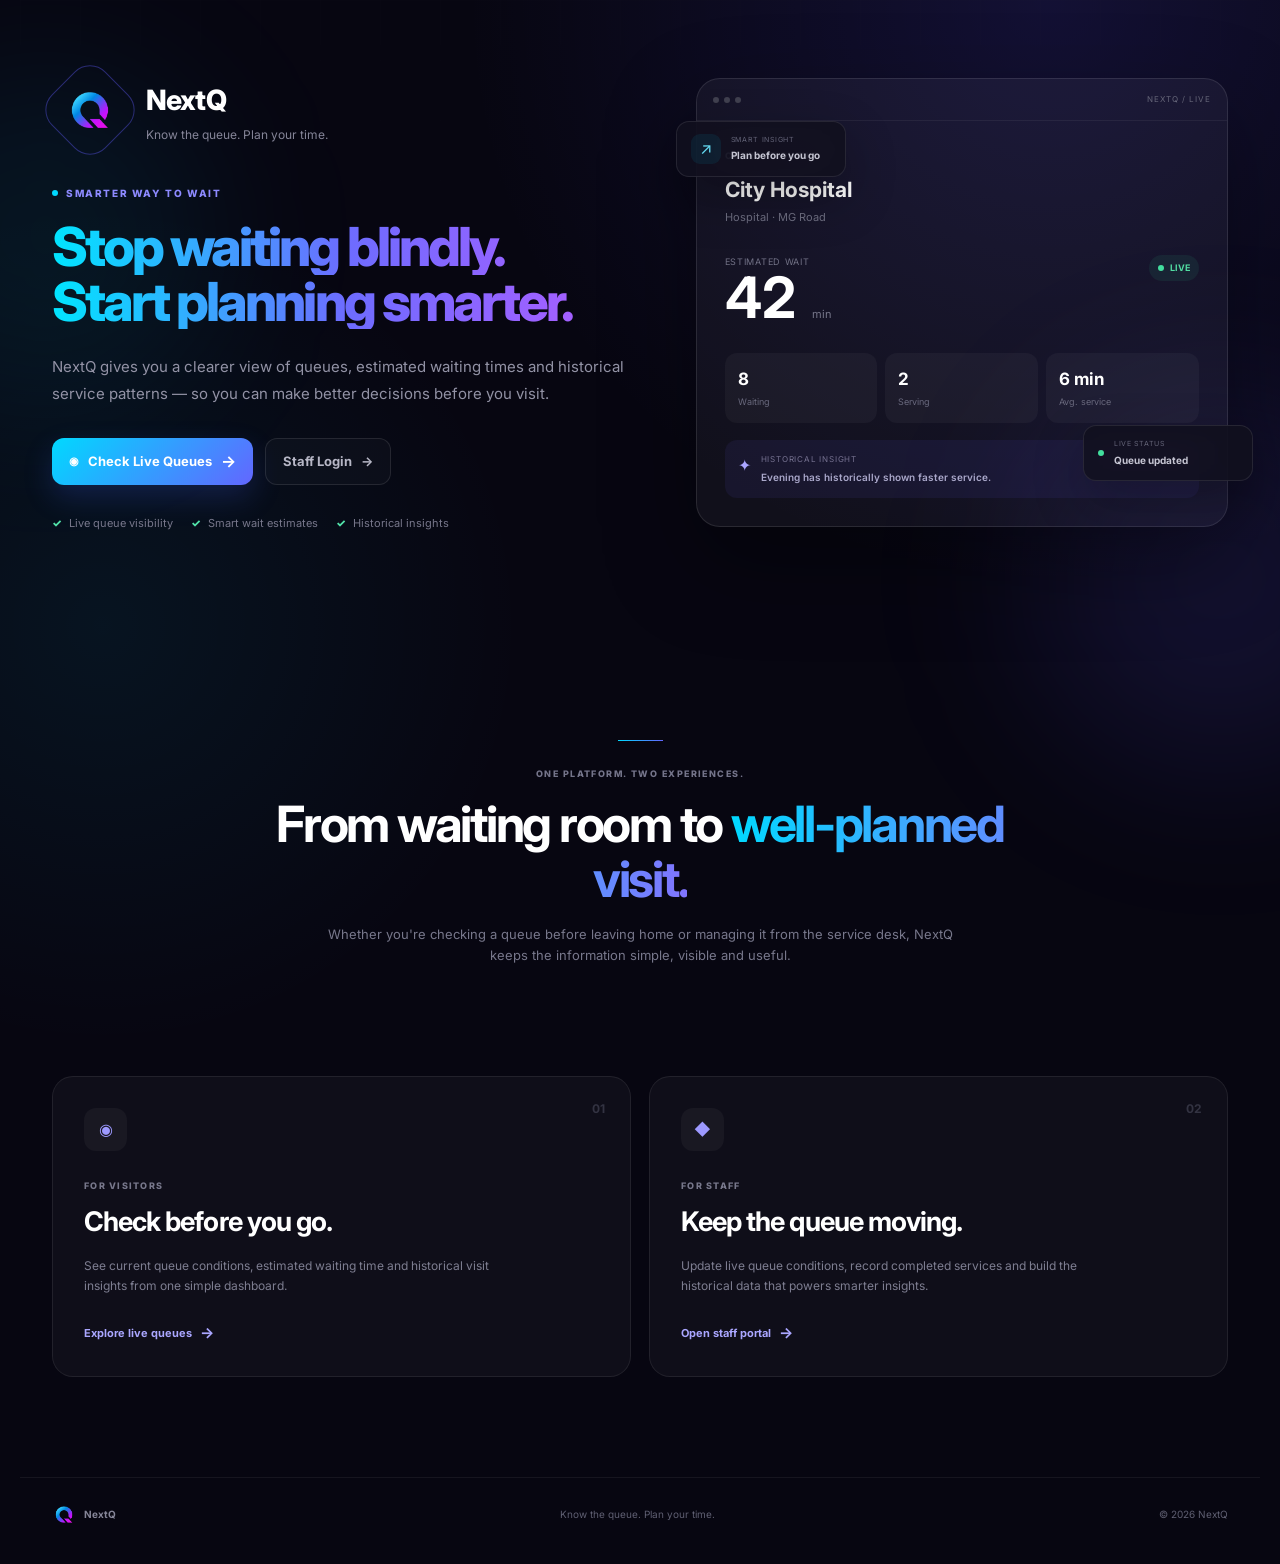
<file: src/main/resources/static/index.html>
<!DOCTYPE html>
<html lang="en">

<head>

    <meta charset="UTF-8">

    <meta
        name="viewport"
        content="width=device-width, initial-scale=1.0"
    >

    <title>NextQ — Stop waiting blindly.</title>

    <link rel="preconnect" href="https://fonts.googleapis.com">

    <link
        rel="preconnect"
        href="https://fonts.gstatic.com"
        crossorigin
    >

    <link
        href="https://fonts.googleapis.com/css2?family=Inter:wght@400;500;600;700;800&display=swap"
        rel="stylesheet"
    >

    <link
        rel="stylesheet"
        href="style.css"
    >

</head>


<body class="landing-page">

<div class="landing-shell">


    <!-- =====================================================
         MAIN
         ===================================================== -->

    <main>


        <!-- =================================================
             HERO
             ================================================= -->

        <section class="landing-hero">


            <!-- Background decorations -->

            <div class="hero-glow hero-glow-one"></div>

            <div class="hero-glow hero-glow-two"></div>

            <div class="hero-grid"></div>



            <!-- =================================================
                 HERO CONTENT
                 ================================================= -->

            <div class="landing-hero-content">


                <!-- =================================================
                     BRAND
                     ================================================= -->

                <div class="hero-brand">

                    <div class="hero-logo-wrap">

                        <div class="hero-logo-ring"></div>

                        <img
                            src="nextq-logo.png"
                            alt="NextQ"
                            class="hero-logo"
                        >

                    </div>


                    <div class="hero-brand-text">

                        <div class="hero-brand-name">
                            NextQ
                        </div>

                        <div class="hero-brand-tagline">
                            Know the queue. Plan your time.
                        </div>

                    </div>

                </div>



                <!-- =================================================
                     SMALL LABEL
                     ================================================= -->

                <div class="hero-kicker">

                    <span></span>

                    SMARTER WAY TO WAIT

                </div>



                <!-- =================================================
                     MAIN HEADING
                     ================================================= -->

               <h1 class="hero-title">

    <span class="typing-line typing-line-one">
        Stop waiting blindly.
    </span>

    <span class="typing-line typing-line-two">
        Start planning smarter.
    </span>

</h1>



                <!-- =================================================
                     DESCRIPTION
                     ================================================= -->

                <p class="hero-description">

                    NextQ gives you a clearer view of queues,
                    estimated waiting times and historical
                    service patterns — so you can make
                    better decisions before you visit.

                </p>



                <!-- =================================================
                     ACTIONS
                     ================================================= -->

                <div class="hero-actions">


                    <!-- Customer -->

                    <a
                        href="/customer.html"
                        class="hero-primary-button"
                    >

                        <span class="button-icon">
                            ◉
                        </span>

                        Check Live Queues

                        <span class="button-arrow">
                            →
                        </span>

                    </a>



                    <!-- Staff -->

                    <a
                        href="/login.html"
                        class="hero-secondary-button"
                    >

                        Staff Login

                        <span>
                            →
                        </span>

                    </a>


                </div>



                <!-- =================================================
                     FEATURES
                     ================================================= -->

                <div class="hero-features">


                    <div class="hero-feature">

                        <span class="feature-check">
                            ✓
                        </span>

                        Live queue visibility

                    </div>


                    <div class="hero-feature">

                        <span class="feature-check">
                            ✓
                        </span>

                        Smart wait estimates

                    </div>


                    <div class="hero-feature">

                        <span class="feature-check">
                            ✓
                        </span>

                        Historical insights

                    </div>


                </div>


            </div>



            <!-- =================================================
                 PRODUCT PREVIEW
                 ================================================= -->

            <div class="hero-preview">


                <div class="preview-window">


                    <!-- Preview top bar -->

                    <div class="preview-topbar">

                        <div class="preview-dots">

                            <span></span>
                            <span></span>
                            <span></span>

                        </div>

                        <span>
                            NEXTQ / LIVE
                        </span>

                    </div>



                    <!-- Preview content -->

                    <div class="preview-content">


                        <div class="preview-label">
                            CURRENT QUEUE
                        </div>


                        <div class="preview-location">
                            City Hospital
                        </div>


                        <div class="preview-meta">
                            Hospital · MG Road
                        </div>



                        <!-- Wait -->

                        <div class="preview-wait">

                            <div>

                                <div class="preview-small">
                                    ESTIMATED WAIT
                                </div>

                                <strong>
                                    42
                                </strong>

                                <span>
                                    min
                                </span>

                            </div>


                            <div class="preview-live">

                                <span></span>

                                LIVE

                            </div>

                        </div>



                        <!-- Stats -->

                        <div class="preview-stats">


                            <div>

                                <strong>
                                    8
                                </strong>

                                <span>
                                    Waiting
                                </span>

                            </div>


                            <div>

                                <strong>
                                    2
                                </strong>

                                <span>
                                    Serving
                                </span>

                            </div>


                            <div>

                                <strong>
                                    6 min
                                </strong>

                                <span>
                                    Avg. service
                                </span>

                            </div>


                        </div>



                        <!-- Insight -->

                        <div class="preview-insight">

                            <div class="preview-insight-icon">
                                ✦
                            </div>

                            <div>

                                <small>
                                    HISTORICAL INSIGHT
                                </small>

                                <strong>
                                    Evening has historically
                                    shown faster service.
                                </strong>

                            </div>

                        </div>


                    </div>

                </div>



                <!-- =================================================
                     FLOATING CARD 1
                     ================================================= -->

                <div class="floating-card floating-card-one">

                    <span class="floating-icon">
                        ↗
                    </span>

                    <div>

                        <small>
                            SMART INSIGHT
                        </small>

                        <strong>
                            Plan before you go
                        </strong>

                    </div>

                </div>



                <!-- =================================================
                     FLOATING CARD 2
                     ================================================= -->

                <div class="floating-card floating-card-two">

                    <span class="floating-live"></span>

                    <div>

                        <small>
                            LIVE STATUS
                        </small>

                        <strong>
                            Queue updated
                        </strong>

                    </div>

                </div>


            </div>


        </section>



        <!-- =====================================================
             PRODUCT STATEMENT
             ===================================================== -->

        <section class="landing-statement">


            <div class="statement-line"></div>


            <p class="statement-eyebrow">
                ONE PLATFORM. TWO EXPERIENCES.
            </p>


            <h2>

                From waiting room to
                <span>
                    well-planned visit.
                </span>

            </h2>


            <p class="statement-description">

                Whether you're checking a queue before
                leaving home or managing it from the
                service desk, NextQ keeps the information
                simple, visible and useful.

            </p>


        </section>



        <!-- =====================================================
             TWO EXPERIENCE CARDS
             ===================================================== -->

        <section class="experience-section">


            <!-- Customer -->

            <div class="experience-card customer-experience">


                <div class="experience-number">
                    01
                </div>


                <div class="experience-icon">
                    ◉
                </div>


                <p class="experience-label">
                    FOR VISITORS
                </p>


                <h3>

                    Check before
                    you go.

                </h3>


                <p>

                    See current queue conditions,
                    estimated waiting time and
                    historical visit insights
                    from one simple dashboard.

                </p>


                <a
                    href="/customer.html"
                    class="experience-link"
                >

                    Explore live queues

                    <span>
                        →
                    </span>

                </a>


            </div>



            <!-- Staff -->

            <div class="experience-card staff-experience">


                <div class="experience-number">
                    02
                </div>


                <div class="experience-icon">
                    ◆
                </div>


                <p class="experience-label">
                    FOR STAFF
                </p>


                <h3>

                    Keep the queue
                    moving.

                </h3>


                <p>

                    Update live queue conditions,
                    record completed services and
                    build the historical data that
                    powers smarter insights.

                </p>


                <a
                    href="/login.html"
                    class="experience-link"
                >

                    Open staff portal

                    <span>
                        →
                    </span>

                </a>


            </div>


        </section>


    </main>



    <!-- =====================================================
         FOOTER
         ===================================================== -->

    <footer class="landing-footer">


        <div class="landing-footer-brand">

            <img
                src="nextq-logo.png"
                alt="NextQ"
            >

            <span>
                NextQ
            </span>

        </div>


        <p>
            Know the queue. Plan your time.
        </p>


        <span>
            © 2026 NextQ
        </span>


    </footer>


</div>


</body>
</html>
</file>
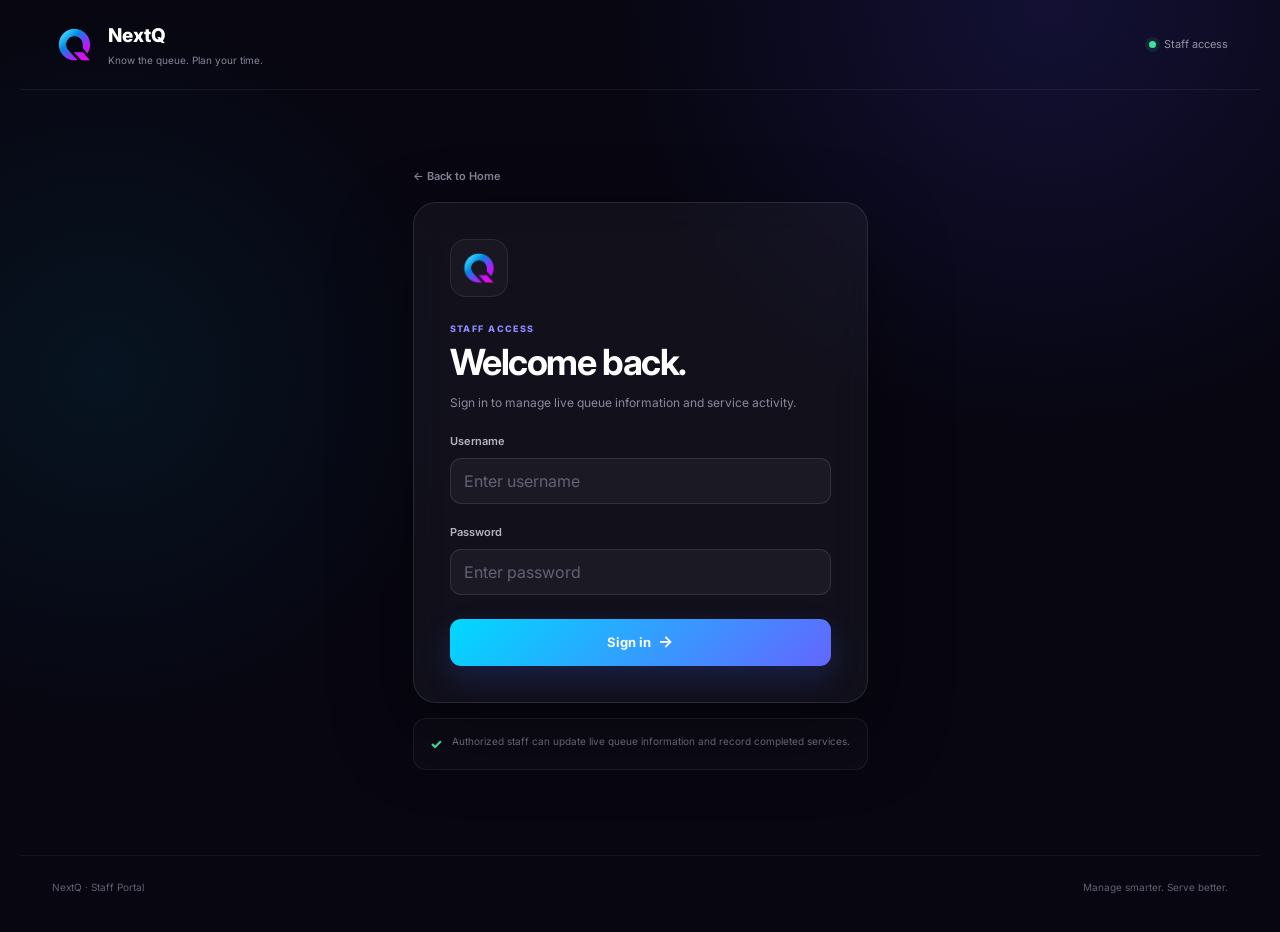
<file: src/main/resources/static/login.html>
<!DOCTYPE html>
<html lang="en">

<head>
    <meta charset="UTF-8">
    <meta name="viewport" content="width=device-width, initial-scale=1.0">

    <title>NextQ — Staff Login</title>

    <link rel="preconnect" href="https://fonts.googleapis.com">
    <link rel="preconnect" href="https://fonts.gstatic.com" crossorigin>

    <link
        href="https://fonts.googleapis.com/css2?family=Inter:wght@400;500;600;700;800&display=swap"
        rel="stylesheet"
    >

    <link rel="stylesheet" href="style.css">
</head>

<body class="nextq-dark-page">

<div class="nextq-dark-shell">

    <!-- ================= HEADER ================= -->
    <header class="nextq-dark-header">

        <a href="/" class="nextq-dark-brand">

            <img
                src="nextq-logo.png"
                alt="NextQ logo"
                class="nextq-dark-logo"
            >

            <div class="nextq-dark-brand-text">

                <div class="nextq-dark-brand-name">
                    NextQ
                </div>

                <div class="nextq-dark-brand-tagline">
                    Know the queue. Plan your time.
                </div>

            </div>

        </a>

        <div class="nextq-dark-status">
            <span class="nextq-status-dot"></span>
            Staff access
        </div>

    </header>


    <!-- ================= MAIN ================= -->
    <main class="nextq-login-main">

        <section class="nextq-login-section">
            <a href="index.html" class="nextq-back-home">
    ← Back to Home
</a>
            <!-- LOGIN CARD -->
            <div class="nextq-login-card">

                <div class="nextq-login-logo">
                    <img
                        src="nextq-logo.png"
                        alt="NextQ"
                    >
                </div>

                <div class="nextq-login-heading">

                    <p class="nextq-eyebrow">
                        STAFF ACCESS
                    </p>

                    <h1>
                        Welcome back.
                    </h1>

                    <p>
                        Sign in to manage live queue information
                        and service activity.
                    </p>

                </div>


                <!-- LOGIN FORM -->
                <form id="loginForm">

                    <div class="nextq-form-group">

                        <label for="username">
                            Username
                        </label>

                        <input
                            id="username"
                            type="text"
                            placeholder="Enter username"
                            autocomplete="username"
                            required
                        >

                    </div>


                    <div class="nextq-form-group">

                        <label for="password">
                            Password
                        </label>

                        <input
                            id="password"
                            type="password"
                            placeholder="Enter password"
                            autocomplete="current-password"
                            required
                        >

                    </div>


                    <button
                        type="submit"
                        class="nextq-login-button"
                    >
                        <span>Sign in</span>
                        <span class="button-arrow">→</span>
                    </button>


                    <div
                        id="loginMessage"
                        class="update-message hidden"
                    ></div>

                </form>

            </div>


            <!-- INFORMATION NOTE -->
            <div class="nextq-login-note">

                <div class="nextq-note-icon">
                    ✓
                </div>

                <p>
                    Authorized staff can update live queue information
                    and record completed services.
                </p>

            </div>

        </section>

    </main>


    <!-- ================= FOOTER ================= -->
    <footer class="nextq-dark-footer">

        <span>
            NextQ · Staff Portal
        </span>

        <span>
            Manage smarter. Serve better.
        </span>

    </footer>

</div>


<!-- ================= LOGIN SCRIPT ================= -->
<script>

const loginForm = document.getElementById("loginForm");

const usernameInput =
    document.getElementById("username");

const passwordInput =
    document.getElementById("password");

const loginMessage =
    document.getElementById("loginMessage");


loginForm.addEventListener("submit", async (event) => {

    event.preventDefault();

    const username =
        usernameInput.value.trim();

    const password =
        passwordInput.value;


    // Basic validation
    if (!username || !password) {

        loginMessage.textContent =
            "Please enter your username and password.";

        loginMessage.className =
            "update-message error";

        return;
    }


    loginMessage.textContent =
        "Signing in...";

    loginMessage.className =
        "update-message";


    try {

        const response = await fetch(
            "/api/auth/login",
            {
                method: "POST",

                headers: {
                    "Content-Type": "application/json"
                },

                body: JSON.stringify({
                    username: username,
                    password: password
                })
            }
        );


        const result =
            await response.json();


        if (!response.ok) {

            throw new Error(
                result.message ||
                "Invalid username or password."
            );
        }


        // Store login state
        sessionStorage.setItem(
            "nextqStaffLoggedIn",
            "true"
        );


        loginMessage.textContent =
            result.message ||
            "Login successful.";

        loginMessage.className =
            "update-message success";


        // Redirect to staff dashboard
        setTimeout(() => {

            window.location.href =
                "/Staff.html";

        }, 500);


    } catch (error) {

        console.error(error);

        loginMessage.textContent =
            error.message ||
            "Unable to sign in. Please try again.";

        loginMessage.className =
            "update-message error";

    }

});

</script>

</body>
</html>
</file>
<file: src/main/resources/static/style.css>
/* =========================================================
   NEXTQ — GLOBAL STYLES
   ========================================================= */

* {
    margin: 0;
    padding: 0;
    box-sizing: border-box;
}

html {
    scroll-behavior: smooth;
}

body {
    font-family: "Inter", Arial, sans-serif;
    line-height: 1.6;
}

a {
    color: inherit;
    text-decoration: none;
}

button,
input,
select {
    font: inherit;
}

button {
    cursor: pointer;
}

.hidden {
    display: none !important;
}


/* =========================================================
   SHARED DARK THEME
   Used by:
   - Landing page
   - Customer page
   - Login page
   - Staff page
   ========================================================= */

.landing-page,
.customer-page,
.nextq-dark-page {
    min-height: 100vh;
    color: #ffffff;
    background:
        radial-gradient(
            circle at 82% 0%,
            rgba(89, 77, 255, 0.15),
            transparent 31%
        ),
        radial-gradient(
            circle at 8% 40%,
            rgba(0, 214, 255, 0.065),
            transparent 28%
        ),
        #070611;
}


/* =========================================================
   LANDING PAGE
   ========================================================= */

.landing-shell {
    min-height: 100vh;
    overflow: hidden;
}


/* ---------- Navigation ---------- */

.landing-nav {
    width: 100%;
    max-width: 1240px;
    margin: 0 auto;
    padding: 22px 32px;
}

.landing-nav-inner {
    display: flex;
    align-items: center;
    justify-content: space-between;
}

.landing-brand {
    display: flex;
    align-items: center;
    gap: 12px;
}

.landing-logo {
    width: 46px;
    height: 46px;
    object-fit: contain;
}

.landing-brand-name {
    font-size: 20px;
    font-weight: 800;
    letter-spacing: -0.02em;
}

.landing-brand-tagline {
    margin-top: 1px;
    color: #858598;
    font-size: 11px;
}

.landing-nav-right {
    display: flex;
    align-items: center;
    gap: 18px;
}

.landing-nav-status {
    display: flex;
    align-items: center;
    gap: 8px;
    color: #9292a5;
    font-size: 12px;
}

.landing-status-dot {
    width: 7px;
    height: 7px;
    border-radius: 50%;
    background: #3de39a;
    box-shadow: 0 0 0 4px rgba(61, 227, 154, 0.1);
}

.nav-staff-link {
    padding: 9px 14px;
    border: 1px solid rgba(255,255,255,0.1);
    border-radius: 10px;
    color: #b7b7c6;
    font-size: 12px;
    transition: 0.2s ease;
}

.nav-staff-link:hover {
    color: #ffffff;
    background: rgba(255,255,255,0.05);
    border-color: rgba(255,255,255,0.18);
}


/* ---------- Hero ---------- */

.landing-hero {
    position: relative;
    max-width: 1240px;
    min-height: 670px;
    margin: 0 auto;
    padding: 35px 32px 100px;
    display: grid;
    grid-template-columns: 1.02fr 0.98fr;
    align-items: center;
    gap: 70px;
}

.landing-hero-content {
    position: relative;
    z-index: 2;
}

.hero-glow {
    position: absolute;
    border-radius: 50%;
    filter: blur(80px);
    pointer-events: none;
}

.hero-glow-one {
    width: 330px;
    height: 330px;
    top: 70px;
    left: -140px;
    background: rgba(0, 217, 255, 0.08);
}

.hero-glow-two {
    width: 380px;
    height: 380px;
    right: -150px;
    bottom: -100px;
    background: rgba(102, 89, 255, 0.12);
}

.hero-grid {
    position: absolute;
    inset: 0;
    opacity: 0.18;
    pointer-events: none;
    background-image:
        linear-gradient(
            rgba(255,255,255,0.025) 1px,
            transparent 1px
        ),
        linear-gradient(
            90deg,
            rgba(255,255,255,0.025) 1px,
            transparent 1px
        );
    background-size: 60px 60px;
    mask-image: linear-gradient(
        to bottom,
        black,
        transparent 80%
    );
}

/* =========================================================
   HERO BRAND
   ========================================================= */

.hero-brand {
    display: flex;
    align-items: center;
    gap: 18px;
    margin-bottom: 30px;
}

.hero-logo-wrap {
    position: relative;
    flex: 0 0 76px;
    width: 76px;
    height: 76px;
    display: flex;
    align-items: center;
    justify-content: center;
}

.hero-logo {
    position: relative;
    z-index: 2;
    width: 52px;
    height: 52px;
    object-fit: contain;
}

.hero-logo-ring {
    position: absolute;
    inset: 0;
    border: 1px solid rgba(98, 92, 255, 0.4);
    border-radius: 22px;
    transform: rotate(45deg);
    animation: logoPulse 4s ease-in-out infinite;
}

.hero-brand-text {
    padding-top: 2px;
}

.hero-brand-name {
    color: #ffffff;
    font-size: 28px;
    font-weight: 800;
    letter-spacing: -0.03em;
}

.hero-brand-tagline {
    margin-top: 3px;
    color: #858598;
    font-size: 12px;
}

.hero-logo {
    position: relative;
    z-index: 2;
    width: 52px;
    height: 52px;
    object-fit: contain;
}

.hero-logo-ring {
    position: absolute;
    inset: 0;
    border: 1px solid rgba(98, 92, 255, 0.4);
    border-radius: 22px;
    transform: rotate(45deg);
    animation: logoPulse 4s ease-in-out infinite;
}

@keyframes logoPulse {
    0%,
    100% {
        transform: rotate(45deg) scale(1);
        opacity: 0.55;
    }

    50% {
        transform: rotate(45deg) scale(1.08);
        opacity: 1;
    }
}

.hero-kicker {
    display: inline-flex;
    align-items: center;
    gap: 8px;
    color: #8d8aff;
    font-size: 10px;
    font-weight: 800;
    letter-spacing: 0.16em;
}

.hero-kicker span {
    width: 6px;
    height: 6px;
    border-radius: 50%;
    background: #00d9ff;
}

.landing-hero h1 {
    max-width: 720px;
    margin-top: 16px;
    font-size: clamp(46px, 6vw, 76px);
    line-height: 0.98;
    letter-spacing: -0.055em;
    font-weight: 800;
}

.landing-hero h1 span {
    display: block;
    background: linear-gradient(
        90deg,
        #00e5ff,
        #6d6cff,
        #b25cff
    );
    -webkit-background-clip: text;
    -webkit-text-fill-color: transparent;
}

.hero-description {
    max-width: 620px;
    margin-top: 24px;
    color: #9292a5;
    font-size: 15px;
    line-height: 1.8;
}

.hero-actions {
    display: flex;
    align-items: center;
    gap: 12px;
    margin-top: 31px;
    flex-wrap: wrap;
}

.hero-primary-button,
.hero-secondary-button {
    min-height: 47px;
    padding: 0 17px;
    display: inline-flex;
    align-items: center;
    gap: 9px;
    border-radius: 12px;
    font-size: 13px;
    font-weight: 700;
    transition: 0.2s ease;
}

.hero-primary-button {
    color: #ffffff;
    background: linear-gradient(
        135deg,
        #00d9ff,
        #6366ff
    );
    box-shadow: 0 12px 30px rgba(65, 100, 255, 0.2);
}

.hero-primary-button:hover {
    transform: translateY(-2px);
    box-shadow: 0 16px 35px rgba(65, 100, 255, 0.3);
}

.hero-secondary-button {
    border: 1px solid rgba(255,255,255,0.1);
    color: #b7b7c6;
    background: rgba(255,255,255,0.025);
}

.hero-secondary-button:hover {
    color: #ffffff;
    background: rgba(255,255,255,0.06);
}

.button-icon {
    font-size: 11px;
}

.button-arrow {
    font-size: 16px;
}

.hero-features {
    display: flex;
    gap: 18px;
    margin-top: 30px;
    flex-wrap: wrap;
}

.hero-feature {
    display: flex;
    align-items: center;
    gap: 7px;
    color: #77778b;
    font-size: 11px;
}

.feature-check {
    color: #52e4aa;
    font-weight: 800;
}


/* ---------- Product preview ---------- */

.hero-preview {
    position: relative;
    min-height: 520px;
    display: flex;
    align-items: center;
    justify-content: center;
}

.preview-window {
    position: relative;
    z-index: 2;
    width: min(430px, 100%);
    overflow: hidden;
    border: 1px solid rgba(255,255,255,0.1);
    border-radius: 24px;
    background: rgba(255,255,255,0.045);
    box-shadow: 0 35px 90px rgba(0,0,0,0.38);
    backdrop-filter: blur(18px);
}

.preview-topbar {
    height: 42px;
    padding: 0 16px;
    display: flex;
    align-items: center;
    justify-content: space-between;
    border-bottom: 1px solid rgba(255,255,255,0.06);
    color: #666679;
    font-size: 8px;
    letter-spacing: 0.12em;
}

.preview-dots {
    display: flex;
    gap: 5px;
}

.preview-dots span {
    width: 6px;
    height: 6px;
    border-radius: 50%;
    background: #40404f;
}

.preview-content {
    padding: 28px;
}

.preview-label {
    color: #7d7d90;
    font-size: 9px;
    font-weight: 800;
    letter-spacing: 0.13em;
}

.preview-location {
    margin-top: 9px;
    font-size: 21px;
    font-weight: 700;
}

.preview-meta {
    margin-top: 3px;
    color: #6f6f82;
    font-size: 11px;
}

.preview-wait {
    margin-top: 28px;
    display: flex;
    align-items: flex-start;
    justify-content: space-between;
}

.preview-small {
    color: #727286;
    font-size: 9px;
    letter-spacing: 0.08em;
}

.preview-wait strong {
    margin-top: 3px;
    font-size: 57px;
    line-height: 1;
}

.preview-wait > div:first-child > span {
    margin-left: 4px;
    color: #77778a;
    font-size: 11px;
}

.preview-live {
    display: flex;
    align-items: center;
    gap: 6px;
    padding: 6px 9px;
    border-radius: 999px;
    background: rgba(57, 228, 154, 0.08);
    color: #52dda2;
    font-size: 9px;
    font-weight: 700;
}

.preview-live span,
.floating-live {
    width: 6px;
    height: 6px;
    border-radius: 50%;
    background: #42df9e;
}

.preview-stats {
    display: grid;
    grid-template-columns: repeat(3, 1fr);
    gap: 8px;
    margin-top: 27px;
}

.preview-stats > div {
    padding: 13px;
    border-radius: 12px;
    background: rgba(255,255,255,0.035);
}

.preview-stats strong {
    display: block;
    font-size: 17px;
}

.preview-stats span {
    display: block;
    margin-top: 2px;
    color: #69697d;
    font-size: 9px;
}

.preview-insight {
    margin-top: 17px;
    padding: 13px;
    display: flex;
    align-items: flex-start;
    gap: 10px;
    border-radius: 12px;
    background: rgba(104, 94, 255, 0.08);
}

.preview-insight-icon {
    color: #aaa5ff;
}

.preview-insight small {
    display: block;
    color: #777391;
    font-size: 8px;
    letter-spacing: 0.1em;
}

.preview-insight strong {
    display: block;
    margin-top: 3px;
    color: #aaa8ca;
    font-size: 10px;
    font-weight: 600;
}

.floating-card {
    position: absolute;
    z-index: 3;
    min-width: 170px;
    padding: 12px 14px;
    display: flex;
    align-items: center;
    gap: 10px;
    border: 1px solid rgba(255,255,255,0.09);
    border-radius: 13px;
    background: rgba(17,16,30,0.9);
    box-shadow: 0 20px 50px rgba(0,0,0,0.3);
    backdrop-filter: blur(15px);
}

.floating-card-one {
    left: -20px;
    top: 78px;
}

.floating-card-two {
    right: -25px;
    bottom: 82px;
}

.floating-icon {
    width: 30px;
    height: 30px;
    display: flex;
    align-items: center;
    justify-content: center;
    border-radius: 9px;
    background: rgba(0,217,255,0.08);
    color: #65ddf4;
}

.floating-card small {
    display: block;
    color: #656579;
    font-size: 7px;
    letter-spacing: 0.1em;
}

.floating-card strong {
    display: block;
    margin-top: 2px;
    color: #c5c5d2;
    font-size: 10px;
}


/* ---------- Landing statement ---------- */

.landing-statement {
    max-width: 850px;
    margin: 0 auto;
    padding: 70px 32px 110px;
    text-align: center;
}

.statement-line {
    width: 45px;
    height: 1px;
    margin: 0 auto 26px;
    background: linear-gradient(
        90deg,
        #00d9ff,
        #6366ff
    );
}

.statement-eyebrow {
    color: #74748a;
    font-size: 9px;
    font-weight: 800;
    letter-spacing: 0.16em;
}

.landing-statement h2 {
    margin-top: 16px;
    font-size: clamp(32px, 4vw, 50px);
    line-height: 1.1;
    letter-spacing: -0.045em;
}

.landing-statement h2 span {
    background: linear-gradient(
        90deg,
        #00d9ff,
        #8174ff
    );
    -webkit-background-clip: text;
    -webkit-text-fill-color: transparent;
}

.statement-description {
    max-width: 650px;
    margin: 17px auto 0;
    color: #77778b;
    font-size: 13px;
}


/* ---------- Experience cards ---------- */

.experience-section {
    max-width: 1240px;
    margin: 0 auto;
    padding: 0 32px 100px;
    display: grid;
    grid-template-columns: 1fr 1fr;
    gap: 18px;
}

.experience-card {
    position: relative;
    padding: 31px;
    overflow: hidden;
    border: 1px solid rgba(255,255,255,0.08);
    border-radius: 21px;
    background: rgba(255,255,255,0.035);
}

.experience-number {
    position: absolute;
    top: 22px;
    right: 25px;
    color: #333342;
    font-size: 12px;
    font-weight: 700;
}

.experience-icon {
    width: 43px;
    height: 43px;
    display: flex;
    align-items: center;
    justify-content: center;
    border-radius: 12px;
    background: rgba(255,255,255,0.04);
    color: #9d99ff;
}

.experience-label {
    margin-top: 28px;
    color: #77778b;
    font-size: 9px;
    font-weight: 800;
    letter-spacing: 0.14em;
}

.experience-card h3 {
    margin-top: 7px;
    font-size: 27px;
    letter-spacing: -0.035em;
}

.experience-card > p:not(.experience-label) {
    max-width: 440px;
    margin-top: 12px;
    color: #7e7e91;
    font-size: 12px;
    line-height: 1.7;
}

.experience-link {
    display: inline-flex;
    align-items: center;
    gap: 8px;
    margin-top: 25px;
    color: #aaa6ff;
    font-size: 11px;
    font-weight: 700;
}

.experience-link span {
    font-size: 15px;
}


/* ---------- Landing footer ---------- */

.landing-footer {
    max-width: 1240px;
    margin: 0 auto;
    padding: 24px 32px 38px;
    display: flex;
    align-items: center;
    justify-content: space-between;
    gap: 15px;
    border-top: 1px solid rgba(255,255,255,0.06);
    color: #5f5f72;
    font-size: 10px;
}

.landing-footer-brand {
    display: flex;
    align-items: center;
    gap: 8px;
}

.landing-footer-brand img {
    width: 24px;
    height: 24px;
    object-fit: contain;
}

.landing-footer-brand span {
    color: #858598;
    font-weight: 700;
}


/* =========================================================
   CUSTOMER PAGE
   ========================================================= */

.customer-shell {
    min-height: 100vh;
}


/* ---------- Customer header ---------- */

.customer-header {
    width: 100%;
    border-bottom: 1px solid rgba(255,255,255,0.06);
}

.customer-header-inner {
    max-width: 1240px;
    margin: 0 auto;
    padding: 20px 32px;
    display: flex;
    align-items: center;
    justify-content: space-between;
}

.customer-brand {
    display: flex;
    align-items: center;
    gap: 11px;
}

.customer-logo {
    width: 45px;
    height: 45px;
    object-fit: contain;
}

.customer-brand-name {
    font-size: 19px;
    font-weight: 800;
}

.customer-brand-tagline {
    margin-top: 1px;
    color: #858598;
    font-size: 10px;
}

.customer-header-status {
    display: flex;
    align-items: center;
    gap: 8px;
    color: #9292a5;
    font-size: 11px;
}

.customer-live-dot {
    width: 7px;
    height: 7px;
    border-radius: 50%;
    background: #3de39a;
    box-shadow: 0 0 0 4px rgba(61,227,154,0.1);
}


/* ---------- Customer main ---------- */

.customer-container {
    max-width: 1050px;
    margin: 0 auto;
    padding: 65px 32px 85px;
}

.customer-hero {
    margin-bottom: 44px;
}

.customer-eyebrow {
    color: #8d89ff;
    font-size: 9px;
    font-weight: 800;
    letter-spacing: 0.16em;
}

.customer-hero h1 {
    margin-top: 10px;
    font-size: clamp(39px, 5vw, 60px);
    line-height: 1;
    letter-spacing: -0.05em;
}

.customer-hero h1 span {
    display: block;
    background: linear-gradient(
        90deg,
        #00d9ff,
        #756aff
    );
    -webkit-background-clip: text;
    -webkit-text-fill-color: transparent;
}

.customer-hero > p:last-child {
    max-width: 620px;
    margin-top: 18px;
    color: #89899c;
    font-size: 13px;
    line-height: 1.8;
}

.customer-section-heading {
    margin-bottom: 18px;
}

.customer-section-heading h2 {
    margin-top: 5px;
    font-size: 22px;
    letter-spacing: -0.025em;
}


/* ---------- Locations ---------- */

/* =========================================================
   CUSTOMER — LOCATION CARDS
   ========================================================= */

/* =========================================================
   CUSTOMER — LOCATION CARDS
   ========================================================= */

.customer-location-list {
    display: flex;
    flex-direction: column;
    gap: 14px;
}

.customer-location-list .location-card {
    min-height: 145px;
    padding: 24px 26px;
    position: relative;
    overflow: hidden;

    border: 1px solid rgba(255, 255, 255, 0.14);
    border-radius: 20px;

    background: linear-gradient(
        135deg,
        #00d9ff 0%,
        #347df4 52%,
        #6366ff 100%
    );

    box-shadow:
        0 12px 35px rgba(40, 110, 245, 0.12),
        inset 0 1px 0 rgba(255, 255, 255, 0.18);

    cursor: pointer;
    transition:
        transform 0.25s ease,
        box-shadow 0.25s ease,
        border-color 0.25s ease;
}

/* Soft light effect inside the card */
.customer-location-list .location-card::before {
    content: "";
    position: absolute;
    width: 240px;
    height: 240px;
    top: -120px;
    right: -70px;

    background: rgba(255, 255, 255, 0.10);
    border-radius: 50%;
    filter: blur(10px);

    pointer-events: none;
}

/* Keep card content above the glow */
.customer-location-list .location-card > * {
    position: relative;
    z-index: 1;
}

.customer-location-list .location-card:hover {
    transform: translateY(-4px);

    border-color: rgba(255, 255, 255, 0.30);

    box-shadow:
        0 18px 45px rgba(40, 110, 245, 0.28),
        0 0 25px rgba(0, 217, 255, 0.10),
        inset 0 1px 0 rgba(255, 255, 255, 0.22);
}

.location-name {
    color: #ffffff;
    font-size: 18px;
    font-weight: 750;
    letter-spacing: -0.02em;
}

.location-type {
    margin-top: 6px;
    color: rgba(255, 255, 255, 0.82);
    font-size: 11px;
    font-weight: 500;
}

.location-address {
    margin-top: 11px;
    color: rgba(255, 255, 255, 0.68);
    font-size: 11px;
}

.customer-loading {
    padding: 30px 0;
    color: #6f6f82;
    font-size: 12px;
}

/* ---------- Queue section ---------- */

.customer-queue-section {
    animation: sectionIn 0.25s ease;
}

@keyframes sectionIn {
    from {
        opacity: 0;
        transform: translateY(8px);
    }

    to {
        opacity: 1;
        transform: translateY(0);
    }
}

.customer-back-button {
    margin-bottom: 22px;
    padding: 8px 12px;
    display: inline-flex;
    align-items: center;
    gap: 7px;
    border: 1px solid rgba(255,255,255,0.09);
    border-radius: 9px;
    background: rgba(255,255,255,0.025);
    color: #9292a5;
    font-size: 11px;
}

.customer-back-button:hover {
    color: #ffffff;
    background: rgba(255,255,255,0.06);
}

.customer-queue-header {
    display: flex;
    align-items: flex-end;
    justify-content: space-between;
    gap: 20px;
    margin-bottom: 20px;
}

.customer-queue-header h1 {
    margin-top: 6px;
    font-size: 31px;
    line-height: 1.1;
    letter-spacing: -0.035em;
}

#queueLocationType {
    margin-top: 6px;
    color: #77778b;
    font-size: 11px;
}

.customer-crowd-badge {
    padding: 7px 10px;
    border: 1px solid rgba(112,103,255,0.18);
    border-radius: 999px;
    background: rgba(112,103,255,0.08);
    color: #aaa6ff;
    font-size: 9px;
    font-weight: 800;
}


/* ---------- Wait card ---------- */

.customer-wait-card {
    padding: 26px;
    border: 1px solid rgba(255,255,255,0.09);
    border-radius: 21px;
    background: rgba(255,255,255,0.04);
}

.customer-wait-top {
    display: flex;
    align-items: flex-start;
    justify-content: space-between;
    gap: 15px;
}

.customer-wait-label {
    color: #8d89ff;
    font-size: 9px;
    font-weight: 800;
    letter-spacing: 0.12em;
}

.customer-wait-context {
    margin-top: 3px;
    color: #66667a;
    font-size: 10px;
}

.customer-live-pill {
    padding: 6px 9px;
    display: flex;
    align-items: center;
    gap: 6px;
    border-radius: 999px;
    background: rgba(57,228,154,0.07);
    color: #52dda2;
    font-size: 8px;
    font-weight: 800;
}

.customer-live-pill span {
    width: 5px;
    height: 5px;
    border-radius: 50%;
    background: #42df9e;
}

.customer-wait-value {
    margin-top: 27px;
}

.customer-wait-value span {
    font-size: 66px;
    line-height: 1;
    font-weight: 800;
    letter-spacing: -0.05em;
}

.customer-wait-value small {
    margin-left: 5px;
    color: #6f6f82;
    font-size: 12px;
}

.customer-wait-footer {
    margin-top: 13px;
    color: #68687b;
    font-size: 10px;
}


/* ---------- Stats ---------- */

.customer-stats {
    display: grid;
    grid-template-columns: repeat(3, 1fr);
    gap: 12px;
    margin-top: 14px;
}

.customer-stat-card {
    padding: 18px;
    border: 1px solid rgba(255,255,255,0.07);
    border-radius: 16px;
    background: rgba(255,255,255,0.03);
}

.customer-stat-icon {
    color: #8d89ff;
    font-size: 14px;
}

.customer-stat-card p {
    margin-top: 9px;
    color: #737386;
    font-size: 10px;
}

.customer-stat-card strong {
    display: block;
    margin-top: 3px;
    color: #ffffff;
    font-size: 21px;
}

.customer-stat-card strong small {
    color: #6f6f82;
    font-size: 9px;
}


/* ---------- Updated ---------- */

.customer-updated {
    margin-top: 13px;
    display: flex;
    align-items: center;
    justify-content: space-between;
    color: #646477;
    font-size: 9px;
}

.customer-updated span {
    display: flex;
    align-items: center;
    gap: 5px;
}

.customer-updated b {
    color: #7d7d91;
}

.customer-updated strong {
    color: #858598;
    font-weight: 500;
}


/* ---------- Insights ---------- */

.customer-insight-card {
    padding: 22px;
    border: 1px solid rgba(110,100,255,0.13);
    border-radius: 19px;
    background: rgba(100,90,255,0.045);
}

.customer-insight-header {
    display: flex;
    align-items: flex-start;
    justify-content: space-between;
    gap: 15px;
}

.customer-insight-label {
    color: #817cff;
    font-size: 8px;
    font-weight: 800;
    letter-spacing: 0.13em;
}

.customer-insight-header h3 {
    margin-top: 5px;
    font-size: 18px;
}

.customer-insight-header > div:first-child > p:last-child {
    margin-top: 3px;
    color: #737386;
    font-size: 10px;
}

.customer-insight-icon {
    width: 34px;
    height: 34px;
    display: flex;
    align-items: center;
    justify-content: center;
    border-radius: 10px;
    background: rgba(108,99,255,0.1);
    color: #aaa5ff;
}

.customer-best-time {
    margin-top: 18px;
    padding: 14px;
    border-radius: 12px;
    background: rgba(255,255,255,0.025);
}

.customer-best-time > span {
    color: #5fdcf3;
    font-size: 8px;
    font-weight: 800;
    letter-spacing: 0.1em;
}

.customer-best-time p {
    margin-top: 5px;
    color: #a8a8ba;
    font-size: 11px;
    line-height: 1.6;
}


/* ---------- History ---------- */

.customer-history-heading {
    margin-top: 30px;
}

.customer-history-list {
    border-top: 1px solid rgba(255,255,255,0.07);
}

.customer-history-list .history-item {
    padding: 15px 3px;
    display: flex;
    align-items: center;
    justify-content: space-between;
    gap: 15px;
    border-bottom: 1px solid rgba(255,255,255,0.06);
}

.customer-history-list .history-item strong {
    color: #ddddE8;
    font-size: 11px;
}

.customer-history-list .history-item p {
    margin-top: 3px;
    color: #66667a;
    font-size: 9px;
}

.customer-history-list .history-duration {
    color: #aaaabd;
    font-size: 11px;
    font-weight: 700;
}


/* ---------- Customer footer ---------- */

.customer-footer {
    max-width: 1050px;
    margin: 0 auto;
    padding: 23px 32px 35px;
    display: flex;
    align-items: center;
    justify-content: space-between;
    gap: 15px;
    border-top: 1px solid rgba(255,255,255,0.06);
    color: #5f5f72;
    font-size: 9px;
}

.customer-footer-brand {
    display: flex;
    align-items: center;
    gap: 7px;
}

.customer-footer-brand img {
    width: 23px;
    height: 23px;
    object-fit: contain;
}

.customer-footer-brand span {
    color: #858598;
    font-weight: 700;
}


/* =========================================================
   LOGIN PAGE
   ========================================================= */

.nextq-dark-shell {
    min-height: 100vh;
    display: flex;
    flex-direction: column;
}


/* ---------- Shared dark header ---------- */

.nextq-dark-header {
    width: 100%;
    max-width: 1240px;
    margin: 0 auto;
    padding: 21px 32px;
    display: flex;
    align-items: center;
    justify-content: space-between;
    border-bottom: 1px solid rgba(255,255,255,0.06);
}

.nextq-dark-brand {
    display: flex;
    align-items: center;
    gap: 11px;
}

.nextq-dark-logo {
    width: 45px;
    height: 45px;
    object-fit: contain;
}

.nextq-dark-brand-name {
    color: #ffffff;
    font-size: 19px;
    font-weight: 800;
}

.nextq-dark-brand-tagline {
    margin-top: 1px;
    color: #858598;
    font-size: 10px;
}

.nextq-dark-status {
    display: flex;
    align-items: center;
    gap: 8px;
    color: #9292a5;
    font-size: 11px;
}

.nextq-status-dot {
    width: 7px;
    height: 7px;
    border-radius: 50%;
    background: #3de39a;
    box-shadow: 0 0 0 4px rgba(61,227,154,0.1);
}


/* ---------- Login main ---------- */

.nextq-login-main {
    flex: 1;
    width: 100%;
    max-width: 1240px;
    margin: 0 auto;
    padding: 72px 32px 85px;
    display: flex;
    justify-content: center;
}

.nextq-login-section {
    width: min(455px, 100%);
}

.nextq-login-card {
    padding: 36px;
    border: 1px solid rgba(255,255,255,0.1);
    border-radius: 23px;
    background: rgba(255,255,255,0.045);
    box-shadow: 0 30px 80px rgba(0,0,0,0.34);
    backdrop-filter: blur(18px);
}

.nextq-login-logo {
    width: 58px;
    height: 58px;
    margin-bottom: 25px;
    display: flex;
    align-items: center;
    justify-content: center;
    border: 1px solid rgba(255,255,255,0.08);
    border-radius: 16px;
    background: rgba(255,255,255,0.035);
}

.nextq-login-logo img {
    width: 42px;
    height: 42px;
    object-fit: contain;
}

.nextq-eyebrow {
    color: #8d89ff;
    font-size: 9px;
    font-weight: 800;
    letter-spacing: 0.16em;
}

.nextq-login-heading h1 {
    margin-top: 7px;
    font-size: 36px;
    line-height: 1.1;
    letter-spacing: -0.04em;
}

.nextq-login-heading > p:last-child {
    margin-top: 10px;
    color: #89899c;
    font-size: 12px;
    line-height: 1.7;
}


/* ---------- Forms ---------- */

.nextq-form-group {
    margin-top: 20px;
}

.nextq-form-group label {
    display: block;
    margin-bottom: 7px;
    color: #b5b5c4;
    font-size: 11px;
    font-weight: 600;
}

.nextq-form-group input {
    width: 100%;
    height: 46px;
    padding: 0 13px;
    border: 1px solid rgba(255,255,255,0.1);
    border-radius: 11px;
    outline: none;
    background: rgba(255,255,255,0.045);
    color: #ffffff;
    transition: 0.2s ease;
}

.nextq-form-group input::placeholder {
    color: #626276;
}

.nextq-form-group input:focus {
    border-color: rgba(100,94,255,0.8);
    box-shadow: 0 0 0 3px rgba(100,94,255,0.1);
}


/* ---------- Login button ---------- */

.nextq-login-button {
    width: 100%;
    height: 47px;
    margin-top: 24px;
    border: none;
    border-radius: 11px;
    display: flex;
    align-items: center;
    justify-content: center;
    gap: 7px;
    background: linear-gradient(
        135deg,
        #00d9ff,
        #6366ff
    );
    color: #ffffff;
    font-size: 13px;
    font-weight: 700;
    box-shadow: 0 12px 30px rgba(65,100,255,0.2);
    transition: 0.2s ease;
}

.nextq-login-button:hover {
    transform: translateY(-2px);
    box-shadow: 0 16px 35px rgba(65,100,255,0.3);
}

.button-arrow {
    font-size: 16px;
}


/* ---------- Login note ---------- */

.nextq-login-note {
    margin-top: 15px;
    padding: 14px 16px;
    display: flex;
    align-items: flex-start;
    gap: 10px;
    border: 1px solid rgba(255,255,255,0.07);
    border-radius: 13px;
    background: rgba(255,255,255,0.025);
}

.nextq-note-icon {
    color: #4be3a1;
    font-size: 14px;
    font-weight: 800;
}

.nextq-login-note p {
    color: #737386;
    font-size: 10px;
    line-height: 1.6;
}


/* ---------- Messages ---------- */

.update-message {
    margin-top: 12px;
    padding: 10px 12px;
    border-radius: 9px;
    font-size: 11px;
}

.update-message.success {
    border: 1px solid rgba(57,227,154,0.15);
    background: rgba(57,227,154,0.07);
    color: #60e7aa;
}

.update-message.error {
    border: 1px solid rgba(255,75,100,0.15);
    background: rgba(255,75,100,0.07);
    color: #ff899b;
}


/* =========================================================
   STAFF PORTAL
   ========================================================= */

.nextq-staff-main {
    flex: 1;
    width: 100%;
    max-width: 1080px;
    margin: 0 auto;
    padding: 58px 32px 85px;
}

.nextq-staff-intro {
    margin-bottom: 30px;
}

.nextq-staff-intro h1 {
    margin-top: 6px;
    font-size: clamp(35px, 5vw, 51px);
    line-height: 1;
    letter-spacing: -0.045em;
}

.nextq-staff-intro > p:last-child {
    max-width: 600px;
    margin-top: 13px;
    color: #89899c;
    font-size: 13px;
}


/* ---------- Staff cards ---------- */

.staff-card {
    margin-bottom: 17px;
    padding: 27px;
    border: 1px solid rgba(255,255,255,0.09);
    border-radius: 21px;
    background: rgba(255,255,255,0.04);
    box-shadow: 0 18px 50px rgba(0,0,0,0.14);
}

.staff-card-header {
    display: flex;
    align-items: center;
    gap: 13px;
    margin-bottom: 23px;
}

.staff-card-icon,
.service-record-icon {
    width: 41px;
    height: 41px;
    flex: 0 0 41px;
    display: flex;
    align-items: center;
    justify-content: center;
    border: 1px solid rgba(100,94,255,0.15);
    border-radius: 11px;
    background: rgba(100,94,255,0.1);
    color: #a09cff;
}

.staff-card-header h3 {
    color: #ffffff;
    font-size: 17px;
}

.staff-card-header p {
    margin-top: 3px;
    color: #77778a;
    font-size: 10px;
}


/* ---------- Staff forms ---------- */

.form-group {
    margin-bottom: 18px;
}

.form-group label {
    display: block;
    margin-bottom: 7px;
    color: #b5b5c4;
    font-size: 11px;
    font-weight: 600;
}

.form-group input,
.form-group select {
    width: 100%;
    min-height: 45px;
    padding: 0 12px;
    border: 1px solid rgba(255,255,255,0.1);
    border-radius: 10px;
    outline: none;
    background: rgba(255,255,255,0.045);
    color: #ffffff;
    transition: 0.2s ease;
}

.form-group input::placeholder {
    color: #626276;
}

.form-group input:focus,
.form-group select:focus {
    border-color: rgba(100,94,255,0.8);
    box-shadow: 0 0 0 3px rgba(100,94,255,0.1);
}

.form-group select option {
    background: #12111d;
    color: #ffffff;
}

.form-grid {
    display: grid;
    grid-template-columns: repeat(3, 1fr);
    gap: 14px;
}

.input-with-unit {
    position: relative;
}

.input-with-unit input {
    padding-right: 45px;
}

.input-with-unit span {
    position: absolute;
    top: 50%;
    right: 13px;
    transform: translateY(-50%);
    color: #77778a;
    font-size: 10px;
    pointer-events: none;
}


/* ---------- Staff buttons ---------- */

.staff-update-button,
.record-service-button {
    min-height: 45px;
    padding: 0 18px;
    border: none;
    border-radius: 10px;
    background: linear-gradient(
        135deg,
        #00d9ff,
        #6366ff
    );
    color: #ffffff;
    font-size: 12px;
    font-weight: 700;
    transition: 0.2s ease;
}

.staff-update-button:hover,
.record-service-button:hover {
    transform: translateY(-2px);
    box-shadow: 0 12px 25px rgba(67,100,255,0.22);
}

.staff-update-button span,
.record-service-button span {
    margin-left: 5px;
}


/* ---------- Staff messages ---------- */

.staff-card .update-message {
    margin-top: 11px;
}


/* ---------- Staff notes ---------- */

.staff-note {
    margin-top: 16px;
    padding: 12px 14px;
    display: flex;
    align-items: flex-start;
    gap: 9px;
    border: 1px solid rgba(255,255,255,0.06);
    border-radius: 11px;
    background: rgba(255,255,255,0.025);
}

.staff-note > span {
    color: #8c88ff;
    font-size: 11px;
    font-weight: 800;
}

.staff-note p {
    color: #707084;
    font-size: 10px;
    line-height: 1.6;
}


/* ---------- Service history ---------- */

.service-history-section {
    margin-top: 3px;
}

.service-history-heading {
    margin-bottom: 9px;
    color: #88889b;
    font-size: 9px;
    font-weight: 800;
    letter-spacing: 0.12em;
    text-transform: uppercase;
}

.staff-history-list {
    border-top: 1px solid rgba(255,255,255,0.06);
}

.staff-history-item {
    padding: 13px 3px;
    display: flex;
    align-items: center;
    justify-content: space-between;
    gap: 15px;
    border-bottom: 1px solid rgba(255,255,255,0.06);
}

.history-record-main strong {
    display: block;
    color: #ddddE8;
    font-size: 11px;
}

.history-record-main span {
    display: block;
    margin-top: 3px;
    color: #66667a;
    font-size: 9px;
}

.history-record-duration {
    color: #aaaabd;
    font-size: 11px;
    font-weight: 700;
}

.empty-history {
    padding: 18px 3px;
    color: #68687b;
    font-size: 10px;
}


/* ---------- Record service ---------- */

.service-divider {
    height: 1px;
    margin: 26px 0;
    background: rgba(255,255,255,0.07);
}

.service-record-section {
    margin-top: 3px;
}

.service-record-header {
    display: flex;
    align-items: center;
    gap: 12px;
    margin-bottom: 20px;
}

.service-record-header h4 {
    color: #ffffff;
    font-size: 15px;
}

.service-record-header p {
    margin-top: 3px;
    color: #77778a;
    font-size: 10px;
}


/* ---------- Staff info card ---------- */

.staff-info-card {
    padding: 23px 27px;
}

.staff-info-grid {
    display: grid;
    grid-template-columns: 1fr 1fr;
    gap: 30px;
}

.info-label {
    display: block;
    color: #807bff;
    font-size: 8px;
    font-weight: 800;
    letter-spacing: 0.13em;
}

.staff-info-grid strong {
    display: block;
    margin-top: 5px;
    color: #eeeeF4;
    font-size: 14px;
}

.staff-info-grid p {
    margin-top: 5px;
    color: #6f6f82;
    font-size: 10px;
    line-height: 1.6;
}


/* ---------- Logout ---------- */

.staff-header-actions {
    display: flex;
    align-items: center;
    gap: 15px;
}

.nextq-logout-button {
    padding: 8px 13px;
    border: 1px solid rgba(255,255,255,0.1);
    border-radius: 9px;
    background: rgba(255,255,255,0.035);
    color: #aaaabc;
    font-size: 10px;
    transition: 0.2s ease;
}

.nextq-logout-button:hover {
    color: #ffffff;
    background: rgba(255,255,255,0.07);
    border-color: rgba(255,255,255,0.18);
}


/* =========================================================
   SHARED DARK FOOTER
   ========================================================= */

.nextq-dark-footer {
    width: 100%;
    max-width: 1240px;
    margin: 0 auto;
    padding: 23px 32px 37px;
    display: flex;
    align-items: center;
    justify-content: space-between;
    gap: 15px;
    border-top: 1px solid rgba(255,255,255,0.06);
    color: #626275;
    font-size: 10px;
}


/* =========================================================
   RESPONSIVE — TABLET
   ========================================================= */

@media (max-width: 900px) {

    .landing-hero {
        grid-template-columns: 1fr;
        gap: 40px;
        padding-top: 60px;
    }

    .hero-preview {
        min-height: 480px;
    }

    .customer-location-list {
        grid-template-columns: repeat(2, 1fr);
    }

    .form-grid {
        grid-template-columns: 1fr;
    }

    .experience-section {
        grid-template-columns: 1fr;
    }

    .staff-info-grid {
        grid-template-columns: 1fr;
        gap: 20px;
    }
}


/* =========================================================
   RESPONSIVE — MOBILE
   ========================================================= */

@media (max-width: 650px) {

    /* Shared spacing */

    .landing-nav,
    .customer-header-inner,
    .nextq-dark-header {
        padding-left: 20px;
        padding-right: 20px;
    }


    /* Landing */

    .landing-nav-right {
        gap: 0;
    }

    .landing-nav-status {
        display: none;
    }

    .landing-hero {
        min-height: auto;
        padding: 48px 20px 65px;
    }

    .landing-hero h1 {
        font-size: 45px;
    }

    .hero-description {
        font-size: 13px;
    }

    .hero-features {
        gap: 10px 15px;
    }

    .hero-preview {
        min-height: 410px;
    }

    .preview-window {
        width: 100%;
    }

    .floating-card-one {
        left: -5px;
        top: 38px;
    }

    .floating-card-two {
        right: -5px;
        bottom: 42px;
    }

    .landing-statement {
        padding: 50px 20px 75px;
    }

    .landing-statement h2 {
        font-size: 34px;
    }

    .experience-section {
        padding: 0 20px 70px;
    }

    .experience-card {
        padding: 25px;
    }

    .landing-footer {
        padding: 22px 20px 32px;
        flex-wrap: wrap;
    }


    /* Customer */

    .customer-container {
        padding: 45px 20px 65px;
    }

    .customer-hero h1 {
        font-size: 40px;
    }

    .customer-location-list {
        grid-template-columns: 1fr;
    }

    .customer-queue-header {
        align-items: flex-start;
        flex-direction: column;
    }

    .customer-wait-card {
        padding: 21px;
    }

    .customer-stats {
        grid-template-columns: 1fr;
    }

    .customer-updated {
        align-items: flex-start;
        flex-direction: column;
        gap: 5px;
    }

    .customer-footer {
        padding-left: 20px;
        padding-right: 20px;
        flex-direction: column;
        align-items: flex-start;
    }


    /* Login */

    .nextq-dark-header {
        padding-top: 17px;
        padding-bottom: 17px;
    }

    .nextq-dark-brand-tagline {
        display: none;
    }

    .nextq-dark-logo {
        width: 41px;
        height: 41px;
    }

    .nextq-dark-brand-name {
        font-size: 18px;
    }

    .nextq-dark-status {
        display: none;
    }

    .nextq-login-main {
        padding: 45px 20px 65px;
    }

    .nextq-login-card {
        padding: 27px 21px;
        border-radius: 19px;
    }

    .nextq-login-heading h1 {
        font-size: 32px;
    }

    .nextq-login-note {
        padding: 13px 14px;
    }


    /* Staff */

    .nextq-staff-main {
        padding: 43px 20px 65px;
    }

    .nextq-staff-intro h1 {
        font-size: 38px;
    }

    .staff-card {
        padding: 21px;
        border-radius: 18px;
    }

    .staff-header-actions {
        gap: 8px;
    }

    .staff-header-actions .nextq-dark-status {
        display: none;
    }

    .staff-info-card {
        padding: 21px;
    }

    .nextq-dark-footer {
        padding-left: 20px;
        padding-right: 20px;
        flex-direction: column;
        align-items: flex-start;
    }
}
/* Customer location cards — mobile */
@media (max-width: 650px) {
    .customer-location-list {
        grid-template-columns: 1fr;
    }
}

/* Estimated Wait — same gradient as Check Live Queues button */
/* =========================================================
   CUSTOMER — SMOOTH FLOW-UP ANIMATION
   ========================================================= */

.customer-location-list .location-card {
    animation: cardFlowUp 0.7s ease-out both;
}

/* Each card enters slightly after the previous one */
.customer-location-list .location-card:nth-child(1) {
    animation-delay: 0.05s;
}

.customer-location-list .location-card:nth-child(2) {
    animation-delay: 0.15s;
}

.customer-location-list .location-card:nth-child(3) {
    animation-delay: 0.25s;
}

.customer-location-list .location-card:nth-child(4) {
    animation-delay: 0.35s;
}

@keyframes cardFlowUp {
    from {
        opacity: 0;
        transform: translateY(28px);
    }

    to {
        opacity: 1;
        transform: translateY(0);
    }
}
/* =========================================================
   BACK TO HOME
   ========================================================= */

.nextq-back-home,
.customer-back-home {
    display: inline-flex;
    align-items: center;
    gap: 7px;

    color: #858598;
    font-size: 11px;
    font-weight: 600;

    transition: all 0.2s ease;
}

.nextq-back-home:hover,
.customer-back-home:hover {
    color: #ffffff;
    transform: translateX(-2px);
}


/* Login spacing */
.nextq-login-section .nextq-back-home {
    margin-bottom: 16px;
}


/* Customer spacing */
.customer-back-home {
    margin-bottom: 28px;
}

/* Estimated Wait card entrance animation */

.customer-wait-card {
    animation: flowUp 0.7s ease-out;
}

@keyframes flowUp {
    from {
        opacity: 0;
        transform: translateY(30px);
    }

    to {
        opacity: 1;
        transform: translateY(0);
    }
}
/* =========================================================
   CUSTOMER — ESTIMATED WAIT CARD
   ========================================================= */

.customer-wait-card {
    position: relative;
    overflow: hidden;

    padding: 26px;
    border: none;
    border-radius: 21px;

    /* SAME GRADIENT AS THE CHECK LIVE QUEUES BUTTON */
    background: linear-gradient(
        135deg,
        #00d9ff,
        #6366ff
    );

    box-shadow: 0 15px 40px rgba(65, 100, 255, 0.20);

    /* Flow-up entrance animation */
    animation: waitCardFlowUp 0.7s ease-out both;
}

@keyframes waitCardFlowUp {
    from {
        opacity: 0;
        transform: translateY(30px);
    }

    to {
        opacity: 1;
        transform: translateY(0);
    }
}


/* ---------- Wait card text ---------- */

.customer-wait-value span {
    color: #ffffff;
}

.customer-wait-value small {
    color: rgba(255, 255, 255, 0.85);
}

.customer-wait-label {
    color: #ffffff;
}

.customer-wait-context {
    color: rgba(255, 255, 255, 0.82);
}

.customer-wait-footer {
    color: rgba(255, 255, 255, 0.78);
}


/* ---------- Live pill ---------- */

.customer-live-pill {
    background: rgba(255, 255, 255, 0.15);
    color: #ffffff;
}

.customer-live-pill span {
    background: #ffffff;
}
/* =========================================================
   NEXTQ HOMEPAGE — MODERN ENTRANCE ANIMATIONS
   ========================================================= */


/* ---------- Hero title ---------- */

.hero-title {
    margin-top: 16px;
}

.typing-line {
    display: block;
    width: 0;
    overflow: hidden;
    white-space: nowrap;
    opacity: 0;
    border-right: 2px solid transparent;
}


/* First line */

.typing-line-one {
    animation:
        typingFirst 1.4s steps(22, end) 0.65s forwards,
        cursorFirst 0.75s step-end 0.65s 2;
}


/* Second gradient line */

.typing-line-two {
    background: linear-gradient(
        90deg,
        #00e5ff,
        #6d6cff,
        #b25cff
    );

    -webkit-background-clip: text;
    -webkit-text-fill-color: transparent;

    animation:
        typingSecond 1.7s steps(27, end) 2.05s forwards,
        cursorSecond 0.75s step-end 2.05s 2;
}


/* ---------- Typing animations ---------- */

@keyframes typingFirst {
    from {
        width: 0;
        opacity: 1;
        border-right-color: #00d9ff;
    }

    to {
        width: 100%;
        opacity: 1;
        border-right-color: transparent;
    }
}

@keyframes typingSecond {
    from {
        width: 0;
        opacity: 1;
        border-right-color: #756aff;
    }

    to {
        width: 100%;
        opacity: 1;
        border-right-color: transparent;
    }
}

@keyframes cursorFirst {
    0%,
    100% {
        border-right-color: transparent;
    }

    50% {
        border-right-color: #00d9ff;
    }
}

@keyframes cursorSecond {
    0%,
    100% {
        border-right-color: transparent;
    }

    50% {
        border-right-color: #756aff;
    }
}


/* =========================================================
   HERO ELEMENTS — FLOW IN
   ========================================================= */

.hero-brand {
    animation: heroFlowUp 0.7s ease-out 0.05s both;
}

.hero-kicker {
    animation: heroFlowUp 0.7s ease-out 0.45s both;
}

.hero-description {
    opacity: 0;
    animation: heroFlowUp 0.7s ease-out 3.75s forwards;
}

.hero-actions {
    opacity: 0;
    animation: heroFlowUp 0.7s ease-out 4.05s forwards;
}

.hero-features {
    opacity: 0;
    animation: heroFlowUp 0.7s ease-out 4.3s forwards;
}


/* Right preview */

.hero-preview {
    opacity: 0;
    animation: heroPreviewIn 0.9s cubic-bezier(0.22, 1, 0.36, 1) 0.5s forwards;
}


/* ---------- Main flow-up ---------- */

@keyframes heroFlowUp {
    from {
        opacity: 0;
        transform: translateY(24px);
    }

    to {
        opacity: 1;
        transform: translateY(0);
    }
}


/* ---------- Preview entrance ---------- */

@keyframes heroPreviewIn {
    from {
        opacity: 0;
        transform: translateX(45px) translateY(15px);
    }

    to {
        opacity: 1;
        transform: translateX(0) translateY(0);
    }
}


/* =========================================================
   HERO PREVIEW — SUBTLE FLOAT
   ========================================================= */

.preview-window {
    animation: previewFloat 5s ease-in-out 1.5s infinite;
}

@keyframes previewFloat {
    0%,
    100% {
        transform: translateY(0);
    }

    50% {
        transform: translateY(-7px);
    }
}


/* =========================================================
   LOWER HOMEPAGE SECTIONS
   ========================================================= */

.landing-statement {
    animation: sectionReveal 0.8s ease-out both;
    animation-timeline: view();
    animation-range: entry 10% cover 35%;
}

.experience-section {
    animation: sectionReveal 0.8s ease-out both;
    animation-timeline: view();
    animation-range: entry 10% cover 35%;
}

.landing-footer {
    animation: sectionReveal 0.7s ease-out both;
    animation-timeline: view();
    animation-range: entry 5% cover 25%;
}

@keyframes sectionReveal {
    from {
        opacity: 0;
        transform: translateY(35px);
    }

    to {
        opacity: 1;
        transform: translateY(0);
    }
}


/* =========================================================
   EXPERIENCE CARDS — STAGGER
   ========================================================= */

.experience-card:first-child {
    animation: cardReveal 0.7s ease-out both;
    animation-timeline: view();
    animation-range: entry 10% cover 35%;
}

.experience-card:last-child {
    animation: cardReveal 0.7s ease-out 0.12s both;
    animation-timeline: view();
    animation-range: entry 10% cover 35%;
}

@keyframes cardReveal {
    from {
        opacity: 0;
        transform: translateY(30px);
    }

    to {
        opacity: 1;
        transform: translateY(0);
    }
}


/* =========================================================
   RESPECT REDUCED MOTION
   ========================================================= */

@media (prefers-reduced-motion: reduce) {

    *,
    *::before,
    *::after {
        animation-duration: 0.01ms !important;
        animation-iteration-count: 1 !important;
        scroll-behavior: auto !important;
    }
}
/* =========================================================
   NEXTQ — FINAL RESPONSIVE FIX
   ========================================================= */

/* ---------- TABLET ---------- */

@media (max-width: 900px) {

    /* LANDING PAGE */

    .landing-hero {
        grid-template-columns: 1fr;
        min-height: auto;
        padding: 55px 24px 80px;
        gap: 55px;
        text-align: center;
    }

    .landing-hero-content {
        display: flex;
        flex-direction: column;
        align-items: center;
    }

    .hero-logo-wrap {
        margin: 0 auto;
    }

    .landing-hero h1 {
        font-size: clamp(38px, 7vw, 58px);
    }

    .landing-hero h1 span {
        display: block;
    }

    .hero-description {
        max-width: 620px;
        margin-left: auto;
        margin-right: auto;
    }

    .hero-actions {
        justify-content: center;
        flex-wrap: wrap;
    }

    .hero-features {
        justify-content: center;
        flex-wrap: wrap;
    }

    .hero-preview {
        width: 100%;
        max-width: 650px;
        margin: 0 auto;
    }

    .preview-window {
        width: 100%;
    }

    .experience-section {
        grid-template-columns: 1fr;
        padding-left: 24px;
        padding-right: 24px;
    }

    .landing-statement {
        padding-left: 24px;
        padding-right: 24px;
    }


    /* CUSTOMER PAGE */

    .customer-container {
        width: min(100% - 40px, 900px);
    }

    .customer-stats {
        grid-template-columns: repeat(2, 1fr);
    }


    /* STAFF PAGE */

    .staff-container {
        width: min(100% - 40px, 900px);
    }

    .form-grid {
        grid-template-columns: 1fr 1fr;
    }
}


/* =========================================================
   MOBILE
   ========================================================= */

@media (max-width: 600px) {

    /* ---------- GLOBAL ---------- */

    body {
        overflow-x: hidden;
    }


    /* ---------- LANDING NAV ---------- */

    .landing-nav {
        padding: 18px 18px;
    }

    .landing-nav-inner {
        gap: 12px;
    }

    .landing-nav-right {
        gap: 8px;
    }

    .landing-nav-status {
        display: none;
    }

    .landing-brand-tagline {
        font-size: 9px;
    }

    .landing-brand-name {
        font-size: 18px;
    }

    .landing-logo {
        width: 40px;
        height: 40px;
    }

    .nav-staff-link {
        padding: 8px 10px;
        font-size: 11px;
    }


    /* ---------- LANDING HERO ---------- */

    .landing-hero {
        display: flex;
        flex-direction: column;
        min-height: auto;
        padding: 35px 18px 65px;
        gap: 45px;
        text-align: center;
    }

    .landing-hero-content {
        width: 100%;
    }

    .hero-logo-wrap {
        width: 105px;
        height: 105px;
        margin-bottom: 28px;
    }

    .hero-logo {
        width: 62px;
        height: 62px;
    }

    .landing-hero h1 {
        width: 100%;
        margin-top: 12px;
        font-size: clamp(34px, 10vw, 46px);
        line-height: 1.08;
        letter-spacing: -0.045em;
    }

    .landing-hero h1 span {
        display: block;
    }

    /*
       Prevent typing animation from creating
       horizontal overflow on small screens.
    */
    .typing-line {
        max-width: 100%;
        white-space: normal;
        width: auto;
        overflow: visible;
        border-right: none;
    }

    .typing-line-one,
    .typing-line-two {
        animation: mobileHeroTextIn .7s ease-out both;
    }

    .typing-line-two {
        animation-delay: .15s;
    }

    @keyframes mobileHeroTextIn {
        from {
            opacity: 0;
            transform: translateY(18px);
        }

        to {
            opacity: 1;
            transform: translateY(0);
        }
    }

    .hero-description {
        width: 100%;
        max-width: 500px;
        font-size: 13px;
        line-height: 1.7;
        margin-left: auto;
        margin-right: auto;
    }

    .hero-actions {
        width: 100%;
        display: flex;
        flex-direction: column;
        gap: 10px;
    }

    .hero-actions a,
    .hero-actions button {
        width: 100%;
        justify-content: center;
    }

    .hero-features {
        width: 100%;
        flex-direction: column;
        gap: 9px;
        align-items: center;
    }

    .hero-preview {
        width: 100%;
        max-width: 100%;
    }

    .preview-window {
        width: 100%;
        max-width: 100%;
        transform: none !important;
    }

    .preview-content {
        overflow: hidden;
    }


    /* ---------- LANDING SECTIONS ---------- */

    .landing-statement {
        padding: 65px 20px;
        text-align: center;
    }

    .landing-statement h2 {
        font-size: clamp(30px, 8vw, 40px);
        line-height: 1.15;
    }

    .statement-description {
        font-size: 13px;
        line-height: 1.7;
    }

    .experience-section {
        display: flex;
        flex-direction: column;
        gap: 16px;
        padding: 0 18px 70px;
    }

    .experience-card {
        width: 100%;
        padding: 24px;
    }


    /* ---------- CUSTOMER HEADER ---------- */

    .customer-header {
        padding: 15px 18px;
    }

    .customer-header-inner {
        gap: 10px;
    }

    .customer-header-status {
        font-size: 10px;
        white-space: nowrap;
    }

    .customer-brand-name {
        font-size: 17px;
    }

    .customer-brand-tagline {
        font-size: 9px;
    }

    .customer-logo {
        width: 38px;
        height: 38px;
    }


    /* ---------- CUSTOMER MAIN ---------- */

    .customer-container {
        width: calc(100% - 32px);
        max-width: none;
        margin: 0 auto;
        padding: 28px 0 55px;
    }

    .customer-back-home {
        margin-bottom: 22px;
    }

    .customer-hero {
        padding: 10px 0 35px;
    }

    .customer-hero h1 {
        font-size: clamp(32px, 9vw, 42px);
        line-height: 1.1;
        letter-spacing: -0.04em;
    }

    .customer-hero > p:last-child {
        font-size: 13px;
        line-height: 1.7;
    }


    /* ---------- CUSTOMER LOCATIONS ---------- */

    .customer-location-list {
        width: 100%;
        display: flex;
        flex-direction: column;
        gap: 12px;
    }

    .customer-location-list .location-card {
        width: 100%;
        min-height: 130px;
        padding: 21px;
    }

    .location-name {
        font-size: 17px;
    }


    /* ---------- CUSTOMER QUEUE ---------- */

    .customer-queue-section {
        width: 100%;
    }

    .customer-queue-header {
        flex-direction: column;
        align-items: flex-start;
        gap: 15px;
    }

    .customer-queue-header h1 {
        font-size: clamp(28px, 8vw, 38px);
        line-height: 1.1;
    }

    .customer-crowd-badge {
        align-self: flex-start;
    }


    /* ---------- ESTIMATED WAIT ---------- */

    .customer-wait-card {
        width: 100%;
        padding: 22px;
    }

    .customer-wait-top {
        gap: 12px;
        align-items: flex-start;
    }

    .customer-wait-value {
        margin-top: 20px;
    }

    .customer-wait-value span {
        font-size: 55px;
    }


    /* ---------- CUSTOMER STATS ---------- */

    .customer-stats {
        display: grid;
        grid-template-columns: 1fr;
        gap: 12px;
    }

    .customer-stat-card {
        width: 100%;
    }


    /* ---------- CUSTOMER INSIGHTS ---------- */

    .customer-insight-card {
        width: 100%;
        padding: 21px;
    }

    .customer-insight-header {
        gap: 12px;
    }


    /* ---------- CUSTOMER HISTORY ---------- */

    .customer-history-card {
        width: 100%;
        overflow-x: auto;
    }


    /* ---------- LOGIN ---------- */

    .nextq-login-section {
        width: calc(100% - 32px);
        max-width: 430px;
        margin: 0 auto;
        padding: 25px 0 50px;
    }

    .nextq-login-card {
        width: 100%;
        padding: 24px 20px;
    }

    .nextq-login-title {
        font-size: 30px;
    }

    .nextq-back-home {
        margin-bottom: 14px;
    }


    /* ---------- STAFF ---------- */

    .staff-container {
        width: calc(100% - 32px);
        max-width: none;
        margin: 0 auto;
        padding: 28px 0 55px;
    }

    .staff-header {
        flex-direction: column;
        align-items: flex-start;
        gap: 15px;
    }

    .staff-header h1 {
        font-size: 30px;
    }

    .staff-card {
        padding: 21px;
    }

    .staff-card-header {
        gap: 12px;
    }

    .staff-card-header h3 {
        font-size: 18px;
    }

    .form-grid {
        grid-template-columns: 1fr;
        gap: 15px;
    }

    .staff-update-button {
        width: 100%;
    }

    .service-record-header {
        align-items: flex-start;
    }

    .staff-history-list {
        overflow-x: auto;
    }
}


/* =========================================================
   VERY SMALL PHONES
   ========================================================= */

@media (max-width: 380px) {

    .landing-nav {
        padding-left: 13px;
        padding-right: 13px;
    }

    .landing-brand-tagline {
        display: none;
    }

    .landing-hero {
        padding-left: 14px;
        padding-right: 14px;
    }

    .landing-hero h1 {
        font-size: 32px;
    }

    .customer-container,
    .staff-container {
        width: calc(100% - 24px);
    }

    .customer-wait-card {
        padding: 19px;
    }

    .customer-wait-value span {
        font-size: 48px;
    }
}
/* =========================================================
   NEXTQ — FINAL HERO RESPONSIVE FIX
   ========================================================= */

/* Prevent grid children from overflowing their columns */
.landing-hero-content,
.hero-preview {
    min-width: 0;
}

/* Desktop hero */
.landing-hero {
    grid-template-columns: minmax(0, 1.05fr) minmax(0, 0.95fr);
    gap: 55px;
}

.landing-hero h1 {
    width: 100%;
    max-width: 100%;
    font-size: clamp(48px, 4.2vw, 68px);
    line-height: 1.02;
    overflow-wrap: normal;
}

.hero-description {
    width: 100%;
    max-width: 600px;
}

.hero-preview {
    width: 100%;
    max-width: 100%;
}

.preview-window {
    width: 100%;
    max-width: 100%;
}


/* =========================================================
   TABLET
   ========================================================= */

@media (max-width: 1000px) {

    .landing-hero {
        grid-template-columns: 1fr;
        gap: 55px;
        padding: 55px 28px 80px;
    }

    .landing-hero-content {
        width: 100%;
        max-width: 760px;
    }

    .landing-hero h1 {
        font-size: clamp(44px, 7vw, 64px);
    }

    .hero-preview {
        width: 100%;
        max-width: 680px;
        margin: 0 auto;
    }
}


/* =========================================================
   MOBILE
   ========================================================= */

@media (max-width: 650px) {

    .landing-hero {
        display: flex;
        flex-direction: column;
        width: 100%;
        min-height: auto;
        padding: 40px 20px 65px;
        gap: 45px;
    }

    .landing-hero-content {
        width: 100%;
        max-width: 100%;
        text-align: left;
    }

    .landing-hero h1 {
        width: 100%;
        max-width: 100%;
        font-size: clamp(36px, 10vw, 48px);
        line-height: 1.05;
        letter-spacing: -0.045em;
        overflow-wrap: normal;
    }

    .landing-hero h1 span {
        display: block;
        width: 100%;
    }

    .hero-description {
        width: 100%;
        max-width: 100%;
        font-size: 13px;
        line-height: 1.7;
    }

    .hero-actions {
        width: 100%;
        flex-direction: column;
    }

    .hero-actions a {
        width: 100%;
        justify-content: center;
    }

    .hero-features {
        width: 100%;
        flex-wrap: wrap;
        gap: 10px 15px;
    }

    .hero-preview {
        width: 100%;
        max-width: 100%;
        min-height: 390px;
        margin: 0;
    }

    .preview-window {
        width: 100%;
        max-width: 100%;
    }

    .floating-card-one {
        left: 0;
        max-width: 180px;
    }

    .floating-card-two {
        right: 0;
        max-width: 180px;
    }
}


/* =========================================================
   SMALL PHONES
   ========================================================= */

@media (max-width: 380px) {

    .landing-hero {
        padding-left: 15px;
        padding-right: 15px;
    }

    .landing-hero h1 {
        font-size: 34px;
    }

    .hero-preview {
        min-height: 350px;
    }

    .floating-card-one,
    .floating-card-two {
        transform: scale(.9);
    }
}
</file>
